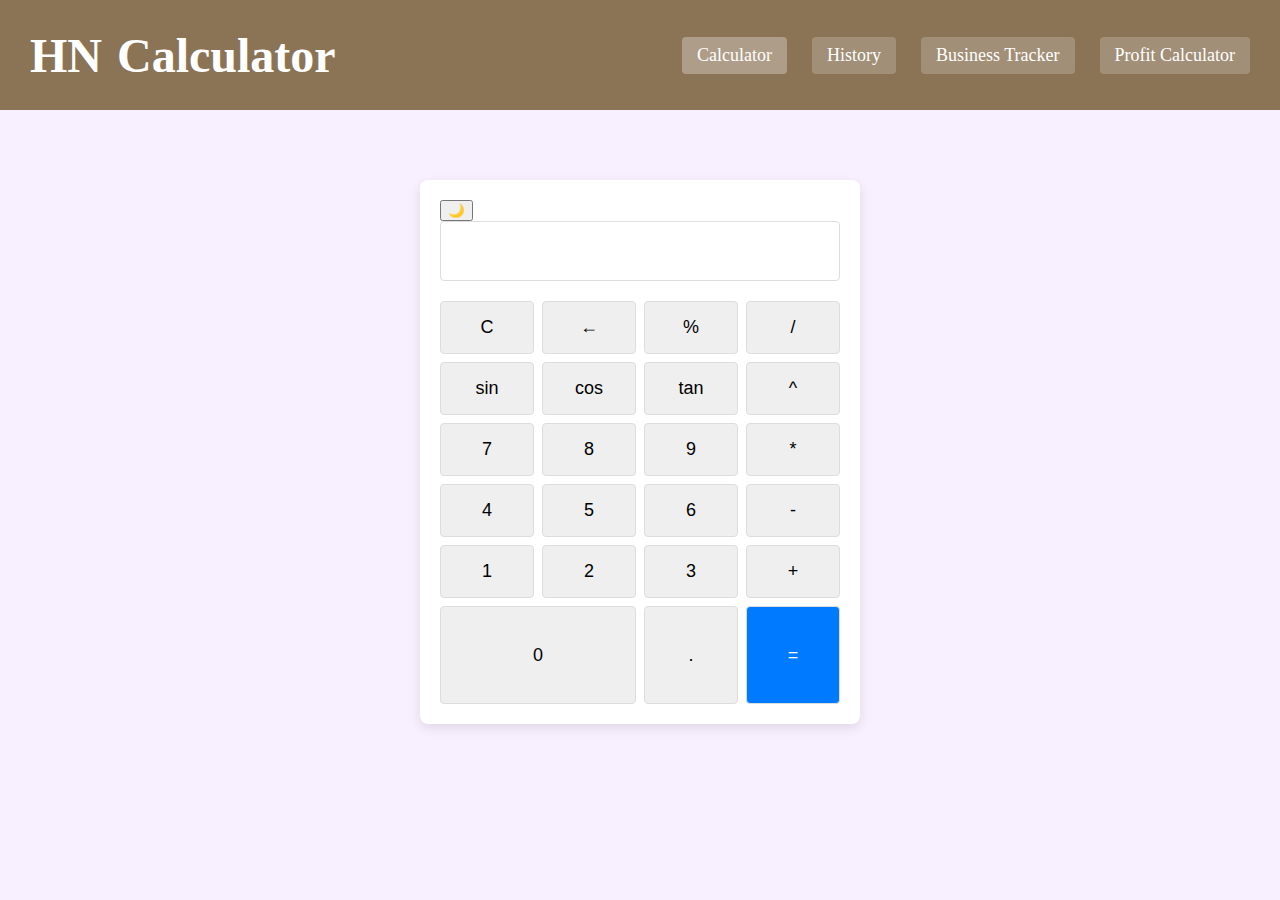
<file: CALUCLATOR _APP/index.html>
<!DOCTYPE html>
<html lang="en">
<head>
    <meta charset="UTF-8">
    <meta name="viewport" content="width=device-width, initial-scale=1.0">
    <title><h1>Calculator - HN Business Suite</h1></title>
    <link rel="stylesheet" href="styles.css">
    <link rel="stylesheet" href="https://cdnjs.cloudflare.com/ajax/libs/font-awesome/6.0.0/css/all.min.css">
</head>
<body>
    <nav class="navbar">
        <div class="logo">
            <span class="hn-logo"><h1>HN</h1></span>
            <h1>Calculator</h1>
        </div>
        <div class="nav-links">
            <a href="#calculator" class="nav-link active">Calculator</a>
            <a href="#history" class="nav-link">History</a>
            <a href="#business" class="nav-link">Business Tracker</a>
            <a href="#profit" class="nav-link">Profit Calculator</a>
        </div>
    </nav>

    <!-- Add new history section -->
    <div class="content-section" id="history">
        <div class="history-container">
            <h2>Calculation History</h2>
            <div id="calcHistory"></div>
            <button id="clearHistory" class="clear-btn">Clear History</button>
        </div>
    </div>

    <!-- Remove history panel from calculator section -->
    <div class="content-section active" id="calculator">
        <div class="calculator-container">
            <div class="calculator">
                <div class="theme-toggle">
                    <button id="themeSwitch">🌙</button>
                </div>
                <input type="text" id="display" readonly>
                <div class="calculator-buttons">
                    <button class="special">C</button>
                    <button class="special">←</button>
                    <button class="special">%</button>
                    <button class="operator">/</button>
                    
                    <!-- Add Trigonometric Functions -->
                    <button class="trig">sin</button>
                    <button class="trig">cos</button>
                    <button class="trig">tan</button>
                    <button class="operator">^</button>
                    
                    <button>7</button>
                    <button>8</button>
                    <button>9</button>
                    <button class="operator">*</button>
                    
                    <button>4</button>
                    <button>5</button>
                    <button>6</button>
                    <button class="operator">-</button>
                    
                    <button>1</button>
                    <button>2</button>
                    <button>3</button>
                    <button class="operator">+</button>
                    
                    <button class="double">0</button>
                    <button>.</button>
                    <button class="equals">=</button>
                </div>
            </div>
        </div>
    </div>

    <div class="content-section" id="business">
        <div class="business-tracker">
            <div class="input-group">
                <select id="transactionType">
                    <option value="deposit">Deposit</option>
                    <option value="withdraw">Withdraw</option>
                </select>
                <input type="number" id="transactionAmount" placeholder="Transaction Amount">
                <input type="text" id="transactionDesc" placeholder="Description">
                <button id="addTransaction">Add Transaction</button>
            </div>
            <div class="transaction-list">
                <h3>Transaction History</h3>
                <div class="transaction-summary">
                    <div>Total Deposits: <span id="totalDeposits">$0.00</span></div>
                    <div>Total Withdrawals: <span id="totalWithdraws">$0.00</span></div>
                    <div>Balance: <span id="balance">$0.00</span></div>
                </div>
                <div id="transactionHistory"></div>
            </div>
        </div>
    </div>

    <div class="content-section" id="profit">
        <div class="profit-calculator">
            <div class="input-group">
                <select id="monthSelect">
                    <option value="1">January</option>
                    <option value="2">February</option>
                    <option value="3">March</option>
                    <option value="4">April</option>
                    <option value="5">May</option>
                    <option value="6">June</option>
                    <option value="7">July</option>
                    <option value="8">August</option>
                    <option value="9">September</option>
                    <option value="10">October</option>
                    <option value="11">November</option>
                    <option value="12">December</option>
                </select>
                <input type="number" id="revenue" placeholder="Monthly Revenue">
                <input type="number" id="expenses" placeholder="Monthly Expenses">
                <button id="calculateProfit">Calculate Profit</button>
            </div>
            <div id="profitResult" class="profit-result"></div>
            <div class="monthly-summary">
                <h3>Monthly Profit Summary</h3>
                <div class="summary-header">
                    <div>Month</div>
                    <div>Revenue</div>
                    <div>Expenses</div>
                    <div>Profit</div>
                </div>
                <div id="monthlyProfits"></div>
                <div class="yearly-total">
                    <h4>Yearly Summary</h4>
                    <div id="yearlyTotals">
                        <div>Total Revenue: <span id="totalRevenue">$0.00</span></div>
                        <div>Total Expenses: <span id="totalExpenses">$0.00</span></div>
                        <div>Net Profit: <span id="netProfit">$0.00</span></div>
                    </div>
                </div>
            </div>
        </div>
    </div>
    </div>
    <script src="script.js"></script>
</body>
</html>
</file>
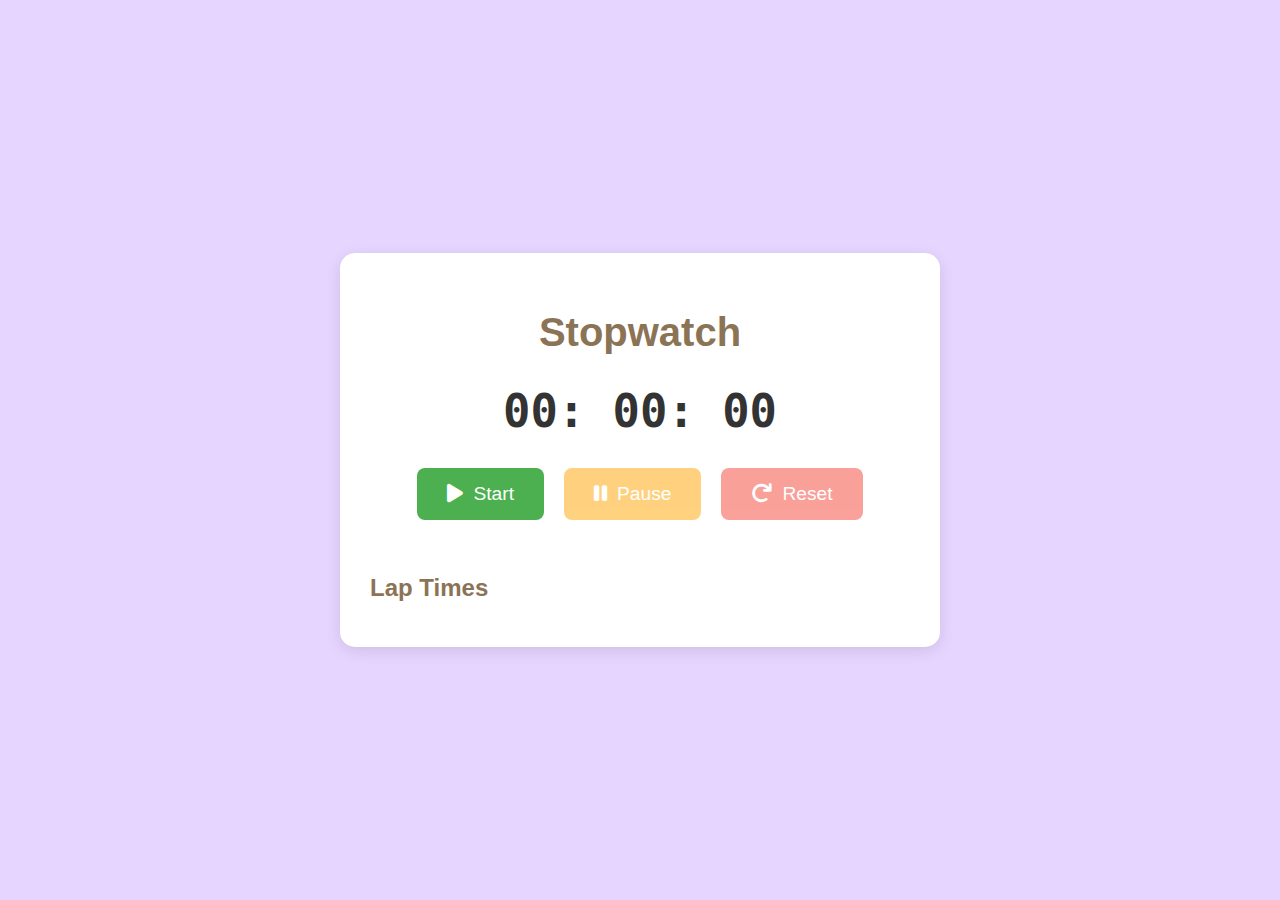
<file: STOPWATCH/stopwatch.html>
<!DOCTYPE html>
<html lang="en">
<head>
    <meta charset="UTF-8">
    <meta name="viewport" content="width=device-width, initial-scale=1.0">
    <title>Stopwatch App</title>
    <link rel="stylesheet" href="stopwatch.css">
    <link rel="stylesheet" href="https://cdnjs.cloudflare.com/ajax/libs/font-awesome/6.0.0/css/all.min.css">
</head>
<body>
    <div class="container">
        <div class="stopwatch">
            <h1>Stopwatch</h1>
            <div class="display">
                <span id="minutes">00</span>:
                <span id="seconds">00</span>:
                <span id="milliseconds">00</span>
            </div>
            <div class="controls">
                <button id="startBtn" class="btn start">
                    <i class="fas fa-play"></i> Start
                </button>
                <button id="pauseBtn" class="btn pause" disabled>
                    <i class="fas fa-pause"></i> Pause
                </button>
                <button id="resetBtn" class="btn reset" disabled>
                    <i class="fas fa-redo"></i> Reset
                </button>
            </div>
            <div class="lap-times">
                <h3>Lap Times</h3>
                <ul id="lapList"></ul>
            </div>
        </div>
    </div>
    <script src="stopwatch.js"></script>
</body>
</html>
</file>
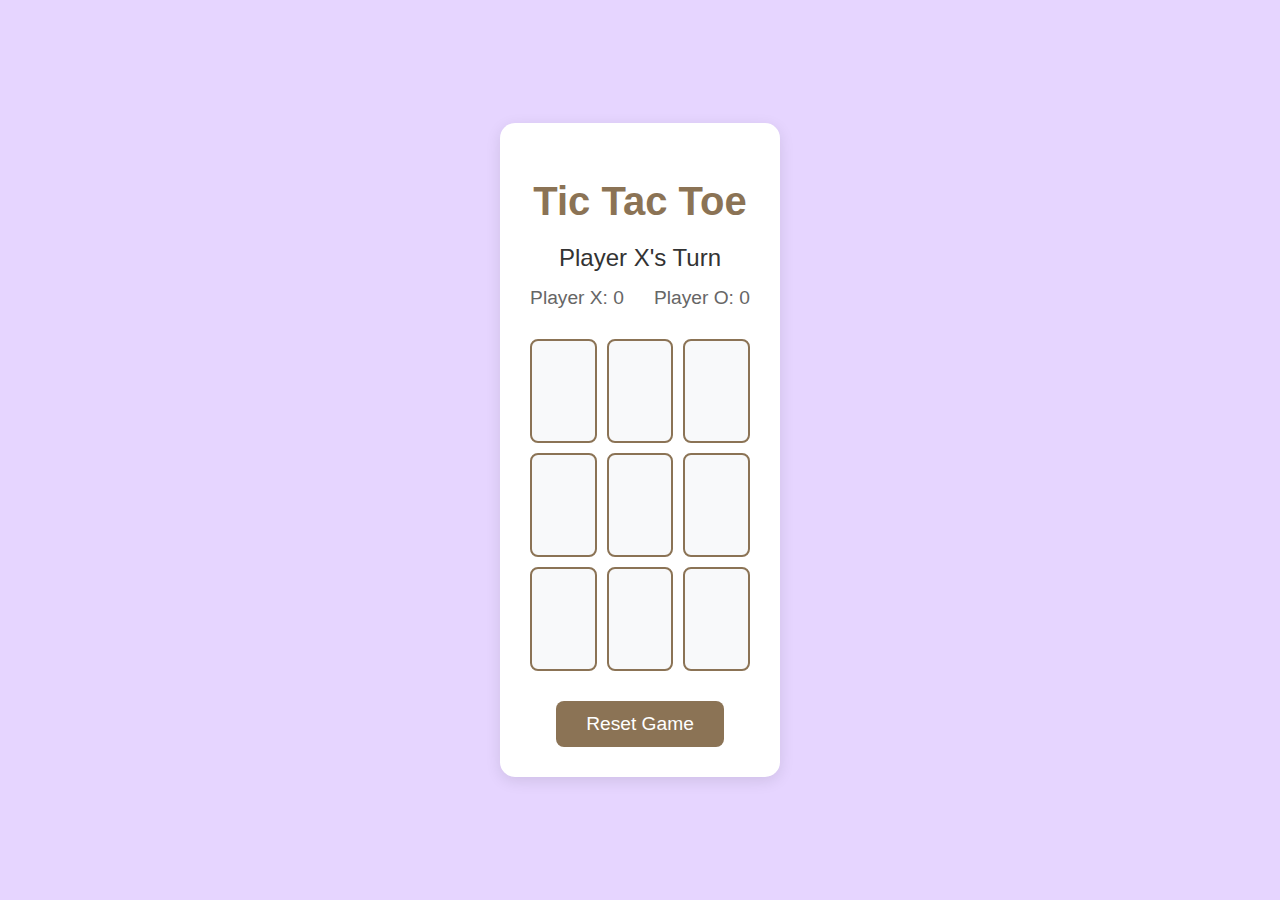
<file: TIC-TAC-TOE/tictactoe.html>
<!DOCTYPE html>
<html lang="en">
<head>
    <meta charset="UTF-8">
    <meta name="viewport" content="width=device-width, initial-scale=1.0">
    <title>Tic Tac Toe</title>
    <link rel="stylesheet" href="tictactoe.css">
</head>
<body>
    <div class="container">
        <h1>Tic Tac Toe</h1>
        <div class="game-info">
            <div id="playerTurn" class="status">Player X's Turn</div>
            <div class="score-board">
                <div>Player X: <span id="scoreX">0</span></div>
                <div>Player O: <span id="scoreO">0</span></div>
            </div>
        </div>
        <div class="game-board">
            <div class="cell" data-index="0"></div>
            <div class="cell" data-index="1"></div>
            <div class="cell" data-index="2"></div>
            <div class="cell" data-index="3"></div>
            <div class="cell" data-index="4"></div>
            <div class="cell" data-index="5"></div>
            <div class="cell" data-index="6"></div>
            <div class="cell" data-index="7"></div>
            <div class="cell" data-index="8"></div>
        </div>
        <button id="resetBtn" class="reset-btn">Reset Game</button>
    </div>
    <script src="tictactoe.js"></script>
</body>
</html>
</file>
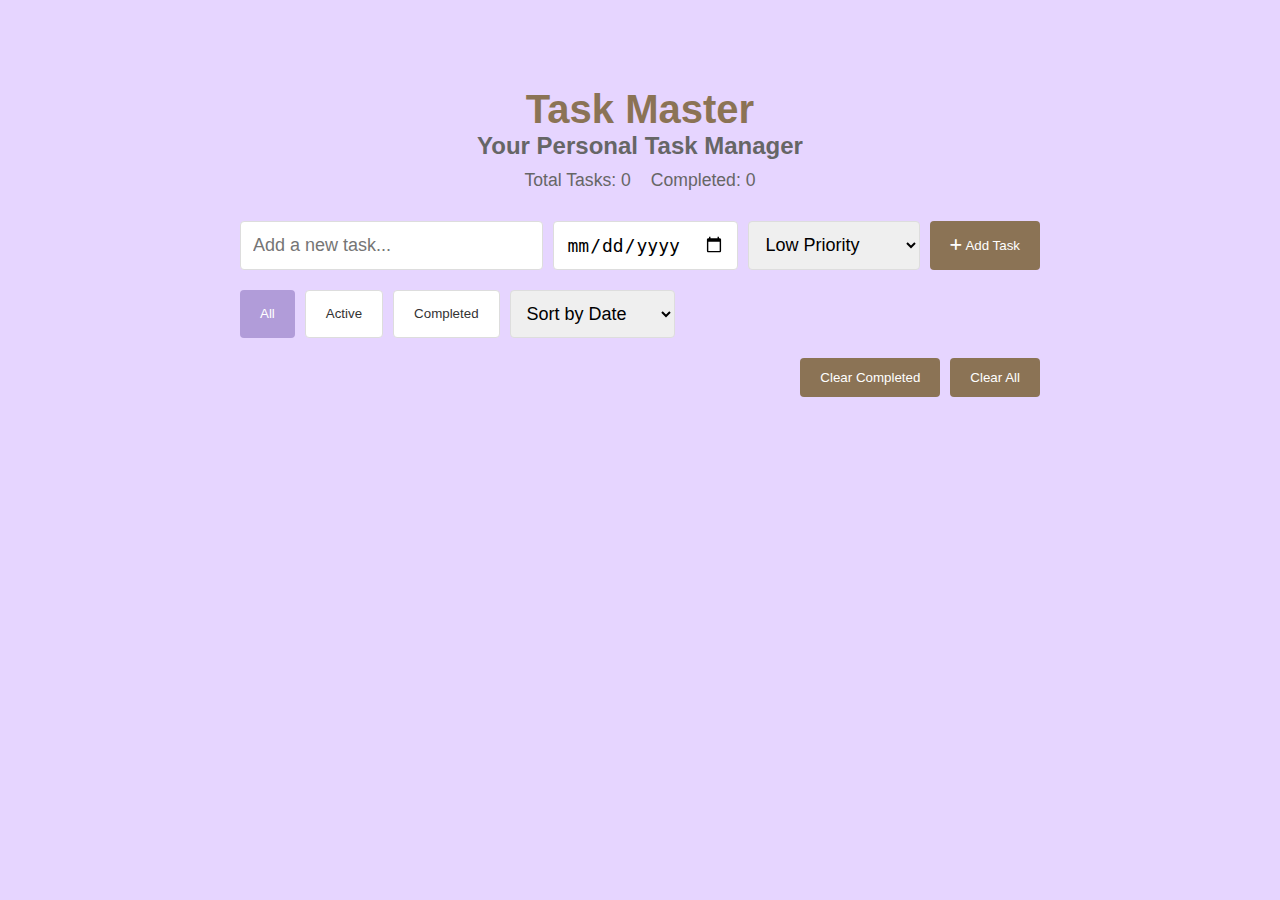
<file: TODO_LIST/todo.html>
<!DOCTYPE html>
<html lang="en">
<head>
    <meta charset="UTF-8">
    <meta name="viewport" content="width=device-width, initial-scale=1.0">
    <title>Task Master - Todo List App</title>
    <link rel="stylesheet" href="todo.css">
    <link rel="stylesheet" href="https://cdnjs.cloudflare.com/ajax/libs/font-awesome/6.0.0/css/all.min.css">
</head>
<body>
    <div class="container">
        <header>
            <h1>Task Master <span class="subtitle">Your Personal Task Manager</span></h1>
            <div class="task-stats">
                <span id="totalTasks">Total Tasks: 0</span>
                <span id="completedTasks">Completed: 0</span>
            </div>
        </header>

        <div class="add-task-container">
            <input type="text" id="taskInput" placeholder="Add a new task...">
            <input type="date" id="dueDate">
            <select id="priority">
                <option value="low">Low Priority</option>
                <option value="medium">Medium Priority</option>
                <option value="high">High Priority</option>
            </select>
            <button id="addTask">
                <i class="fas fa-plus"></i> Add Task
            </button>
        </div>

        <div class="filters">
            <button class="filter-btn active" data-filter="all">All</button>
            <button class="filter-btn" data-filter="active">Active</button>
            <button class="filter-btn" data-filter="completed">Completed</button>
            <select id="sortTasks">
                <option value="date">Sort by Date</option>
                <option value="priority">Sort by Priority</option>
                <option value="name">Sort by Name</option>
            </select>
        </div>

        <div class="task-list" id="taskList">
            <!-- Tasks will be added here dynamically -->
        </div>

        <div class="task-actions">
            <button id="clearCompleted">Clear Completed</button>
            <button id="clearAll">Clear All</button>
        </div>
    </div>
    <script src="todo.js"></script>
</body>
</html>
</file>
<file: CALUCLATOR _APP/styles.css>
body {
    margin: 0;
    padding: 0;
    background-color: #f8f0ff;
}

.navbar {
    background-color: #8B7355;
    padding: 25px 30px;  /* Increased padding */
    display: flex;
    justify-content: space-between;
    align-items: center;
    height: 60px;  /* Added fixed height */
}

.logo {
    color: white;
    font-size: 24px;  /* Increased font size */
    display: flex;
    align-items: center;
    gap: 15px;
}

.nav-links {
    display: flex;
    gap: 25px;  /* Increased gap between nav items */
}

.nav-link {
    color: white;
    text-decoration: none;
    padding: 15px 30px;  /* Increased padding to make boxes bigger */
    border-radius: 4px;
    background-color: rgba(255, 255, 255, 0.2);
    font-size: 18px;  /* Increased font size */
    transition: background-color 0.3s;
}

.nav-link.active {
    background-color: rgba(255, 255, 255, 0.3);
}

.nav-link:hover {
    background-color: rgba(255, 255, 255, 0.25);
}

.content-section {
    display: none;
    padding: 30px;
    margin-top: 20px;
}

.content-section.active {
    display: block;
}

.nav-link {
    color: white;
    text-decoration: none;
    padding: 8px 15px;
    border-radius: 4px;
    background-color: rgba(255, 255, 255, 0.2);
}

.nav-link.active {
    background-color: rgba(255, 255, 255, 0.3);
}

.calculator-container {
    display: flex;
    justify-content: center;
    align-items: center;
    padding: 20px;
}

.calculator {
    background: white;
    padding: 20px;
    border-radius: 8px;
    box-shadow: 0 4px 12px rgba(0,0,0,0.1);
    width: 400px;  /* Increased width */
    margin: 0 auto;
}

.calculator-buttons {
    display: grid;
    grid-template-columns: repeat(4, 1fr);
    gap: 8px;  /* Slightly increased gap */
}

.calculator-buttons button {
    width: 100%;
    padding: 15px;
    font-size: 18px;
    border: 1px solid #ddd;
    border-radius: 4px;
    min-height: 50px;  /* Ensure consistent height */
}

#display {
    width: 100%;
    padding: 15px;
    margin-bottom: 20px;
    font-size: 24px;
    text-align: right;
    border: 1px solid #ddd;
    border-radius: 4px;
    box-sizing: border-box;
}

.calculator-buttons .double {
    grid-column: span 2;
    aspect-ratio: 2/1;
}

.calculator-buttons .equals {
    background-color: #007bff;
    color: white;
}

.history-container {
    padding: 20px;
    margin-top: 20px;
}

.history-container h2 {
    font-size: 28px;
    color: #333;
    margin-bottom: 20px;
}

#calcHistory {
    font-size: 20px;
    line-height: 1.6;
    margin-bottom: 20px;
}

#calcHistory div {
    padding: 10px;
    border-bottom: 1px solid #ddd;
}

.clear-btn {
    background-color: #b19cd9;  /* Changed to a more visible light violet */
    color: white;  /* Changed text color to white for better contrast */
    border: none;
    padding: 12px 24px;
    border-radius: 4px;
    font-size: 16px;
    cursor: pointer;
    transition: background-color 0.3s;
}

.clear-btn:hover {
    background-color: #7e61bb;  /* Slightly darker violet on hover */
}

.business-tracker {
    width: 100%;
    max-width: 1200px;
    margin: 0 auto;
    padding: 20px;
}

.input-group {
    display: flex;
    gap: 15px;
    margin-bottom: 30px;
    width: 100%;
}

.input-group select,
.input-group input {
    padding: 12px;
    border: 1px solid #ddd;
    border-radius: 4px;
    font-size: 16px;
    flex: 1;
}

#addTransaction {
    background-color: #8B7355;
    color: white;
    border: none;
    padding: 12px 24px;
    border-radius: 4px;
    cursor: pointer;
    font-size: 16px;
}

.transaction-list {
    background: white;
    padding: 25px;
    border-radius: 8px;
    box-shadow: 0 2px 8px rgba(0,0,0,0.1);
}

.transaction-summary {
    display: grid;
    grid-template-columns: repeat(3, 1fr);
    gap: 20px;
    padding: 20px;
    background: #f8f9fa;
    border-radius: 4px;
    margin-bottom: 20px;
    font-size: 18px;
}

.transaction-summary div {
    text-align: center;
}

#transactionHistory {
    margin-top: 20px;
}

.transaction {
    display: flex;
    justify-content: space-between;
    padding: 15px;
    border-bottom: 1px solid #eee;
    font-size: 16px;
}

.transaction.deposit {
    color: #28a745;
}

.transaction.withdraw {
    color: #dc3545;
}

.profit-calculator {
    width: 100%;
    max-width: 1200px;
    margin: 0 auto;
    padding: 20px;
}

.profit-calculator .input-group {
    display: flex;
    gap: 15px;
    margin-bottom: 30px;
    width: 100%;
}

.profit-calculator select,
.profit-calculator input {
    padding: 12px;
    border: 1px solid #ddd;
    border-radius: 4px;
    font-size: 16px;
    flex: 1;
}

#calculateProfit {
    background-color: #8B7355;
    color: white;
    border: none;
    padding: 12px 24px;
    border-radius: 4px;
    cursor: pointer;
    font-size: 16px;
}

.monthly-summary {
    background: white;
    padding: 25px;
    border-radius: 8px;
    box-shadow: 0 2px 8px rgba(0,0,0,0.1);
}

.summary-header {
    display: grid;
    grid-template-columns: repeat(4, 1fr);
    gap: 20px;
    padding: 15px;
    background: #f8f9fa;
    border-radius: 4px;
    font-weight: bold;
    font-size: 18px;
}

#monthlyProfits {
    margin-top: 20px;
}

.profit-row {
    display: grid;
    grid-template-columns: repeat(4, 1fr);
    gap: 20px;
    padding: 15px;
    border-bottom: 1px solid #eee;
    font-size: 16px;
}

.yearly-total {
    margin-top: 30px;
    padding: 20px;
    background: #f8f9fa;
    border-radius: 4px;
}

.yearly-total h4 {
    margin-bottom: 15px;
    font-size: 20px;
}

#yearlyTotals {
    display: grid;
    gap: 15px;
    font-size: 18px;
}
</file>
<file: STOPWATCH/stopwatch.css>
body {
    margin: 0;
    padding: 0;
    background-color: #e6d5ff;
    font-family: 'Segoe UI', sans-serif;
    min-height: 100vh;
    display: flex;
    justify-content: center;
    align-items: center;
}

.container {
    width: 100%;
    max-width: 600px;
    padding: 20px;
}

.stopwatch {
    background: white;
    padding: 30px;
    border-radius: 15px;
    box-shadow: 0 4px 15px rgba(0,0,0,0.1);
    text-align: center;
}

h1 {
    color: #8B7355;
    font-size: 2.5em;
    margin-bottom: 30px;
}

.display {
    font-size: 3.5em;
    font-weight: bold;
    color: #333;
    margin: 30px 0;
    font-family: monospace;
}

.controls {
    display: flex;
    justify-content: center;
    gap: 20px;
    margin-bottom: 30px;
}

.btn {
    padding: 15px 30px;
    font-size: 1.2em;
    border: none;
    border-radius: 8px;
    cursor: pointer;
    transition: all 0.3s ease;
    display: flex;
    align-items: center;
    gap: 10px;
}

.btn i {
    font-size: 1.1em;
}

.start {
    background-color: #4CAF50;
    color: white;
}

.pause {
    background-color: #FFA500;
    color: white;
}

.reset {
    background-color: #f44336;
    color: white;
}

.btn:disabled {
    opacity: 0.5;
    cursor: not-allowed;
}

.btn:not(:disabled):hover {
    transform: translateY(-2px);
    box-shadow: 0 2px 8px rgba(0,0,0,0.2);
}

.lap-times {
    margin-top: 30px;
    text-align: left;
    max-height: 200px;
    overflow-y: auto;
}

.lap-times h3 {
    color: #8B7355;
    font-size: 1.5em;
    margin-bottom: 15px;
}

#lapList {
    list-style: none;
    padding: 0;
    margin: 0;
}

#lapList li {
    padding: 10px;
    border-bottom: 1px solid #eee;
    font-size: 1.1em;
    color: #666;
}
</file>
<file: TIC-TAC-TOE/tictactoe.css>
body {
    margin: 0;
    padding: 0;
    background-color: #e6d5ff;
    font-family: 'Arial', sans-serif;
    min-height: 100vh;
    display: flex;
    justify-content: center;
    align-items: center;
}

.container {
    background: white;
    padding: 30px;
    border-radius: 15px;
    box-shadow: 0 4px 15px rgba(0,0,0,0.1);
    text-align: center;
}

h1 {
    color: #8B7355;
    font-size: 2.5em;
    margin-bottom: 20px;
}

.game-info {
    margin-bottom: 20px;
}

.status {
    font-size: 1.5em;
    color: #333;
    margin-bottom: 15px;
}

.score-board {
    display: flex;
    justify-content: center;
    gap: 30px;
    font-size: 1.2em;
    color: #666;
}

.game-board {
    display: grid;
    grid-template-columns: repeat(3, 1fr);
    gap: 10px;
    margin: 30px auto;
    max-width: 300px;
}

.cell {
    background: #f8f9fa;
    border: 2px solid #8B7355;
    border-radius: 8px;
    height: 100px;
    display: flex;
    justify-content: center;
    align-items: center;
    font-size: 3em;
    font-weight: bold;
    cursor: pointer;
    transition: background-color 0.3s;
}

.cell:hover {
    background-color: #e9ecef;
}

.cell.x {
    color: #e74c3c;
}

.cell.o {
    color: #3498db;
}

.reset-btn {
    background-color: #8B7355;
    color: white;
    border: none;
    padding: 12px 30px;
    font-size: 1.2em;
    border-radius: 8px;
    cursor: pointer;
    transition: all 0.3s ease;
}

.reset-btn:hover {
    background-color: #725f46;
    transform: translateY(-2px);
}

.winning-cell {
    background-color: #98FB98;
    animation: pulse 1s infinite;
}

@keyframes pulse {
    0% { opacity: 1; }
    50% { opacity: 0.8; }
    100% { opacity: 1; }
}
</file>
<file: TODO_LIST/todo.css>
:root {
    --primary-color: #8B7355;
    --secondary-color: #e6d5ff;  /* Lighter purple background */
    --accent-color: #b19cd9;
    --text-color: #333;
    --shadow: 0 2px 8px rgba(0,0,0,0.1);
}

body {
    margin: 0;
    padding: 0;
    font-family: 'Segoe UI', sans-serif;
    background-color: var(--secondary-color);
    color: var(--text-color);
}

.container {
    max-width: 800px;
    margin: 40px auto;
    padding: 20px;
}

header {
    text-align: center;
    margin-bottom: 30px;
}

h1 {
    color: var(--primary-color);
    margin-bottom: 10px;
    font-size: 2.5em;  /* Increased heading size */
}

.subtitle {
    font-size: 0.6em;  /* Increased subtitle size */
    color: #666;
    display: block;
}

.task-stats {
    display: flex;
    justify-content: center;
    gap: 20px;
    font-size: 1.1em;  /* Increased stats size */
    color: #666;
}

.add-task-container {
    display: flex;
    gap: 10px;
    margin-bottom: 20px;
}

input[type="text"], input[type="date"], select {
    padding: 12px;
    border: 1px solid #ddd;
    border-radius: 4px;
    font-size: 18px;  /* Increased input text size */
}

#taskInput {
    flex: 1;
}

button {
    background-color: var(--primary-color);
    color: white;
    border: none;
    padding: 12px 20px;
    border-radius: 4px;
    cursor: pointer;
    transition: background-color 0.3s;
}

button:hover {
    background-color: #725f46;
}

.filters {
    display: flex;
    gap: 10px;
    margin-bottom: 20px;
}

.filter-btn {
    background-color: #fff;
    color: var(--text-color);
    border: 1px solid #ddd;
}

.filter-btn.active {
    background-color: var(--accent-color);
    color: white;
    border: none;
}

.task-list {
    background: white;
    border-radius: 8px;
    box-shadow: var(--shadow);
    margin-bottom: 20px;
}

.task-item {
    display: flex;
    align-items: center;
    padding: 15px;
    border-bottom: 1px solid #eee;
    gap: 10px;
}

.task-item:last-child {
    border-bottom: none;
}

.task-content {
    flex: 1;
}

.task-title {
    margin: 0;
    font-size: 1.3em;  /* Increased task title size */
}

.task-date {
    font-size: 1em;  /* Increased date text size */
    color: #666;
}

.priority-high { border-left: 4px solid #dc3545; }
.priority-medium { border-left: 4px solid #ffc107; }
.priority-low { border-left: 4px solid #28a745; }

.completed .task-title {
    text-decoration: line-through;
    color: #888;
}

.task-actions {
    display: flex;
    justify-content: flex-end;
    gap: 10px;
}
</file>
